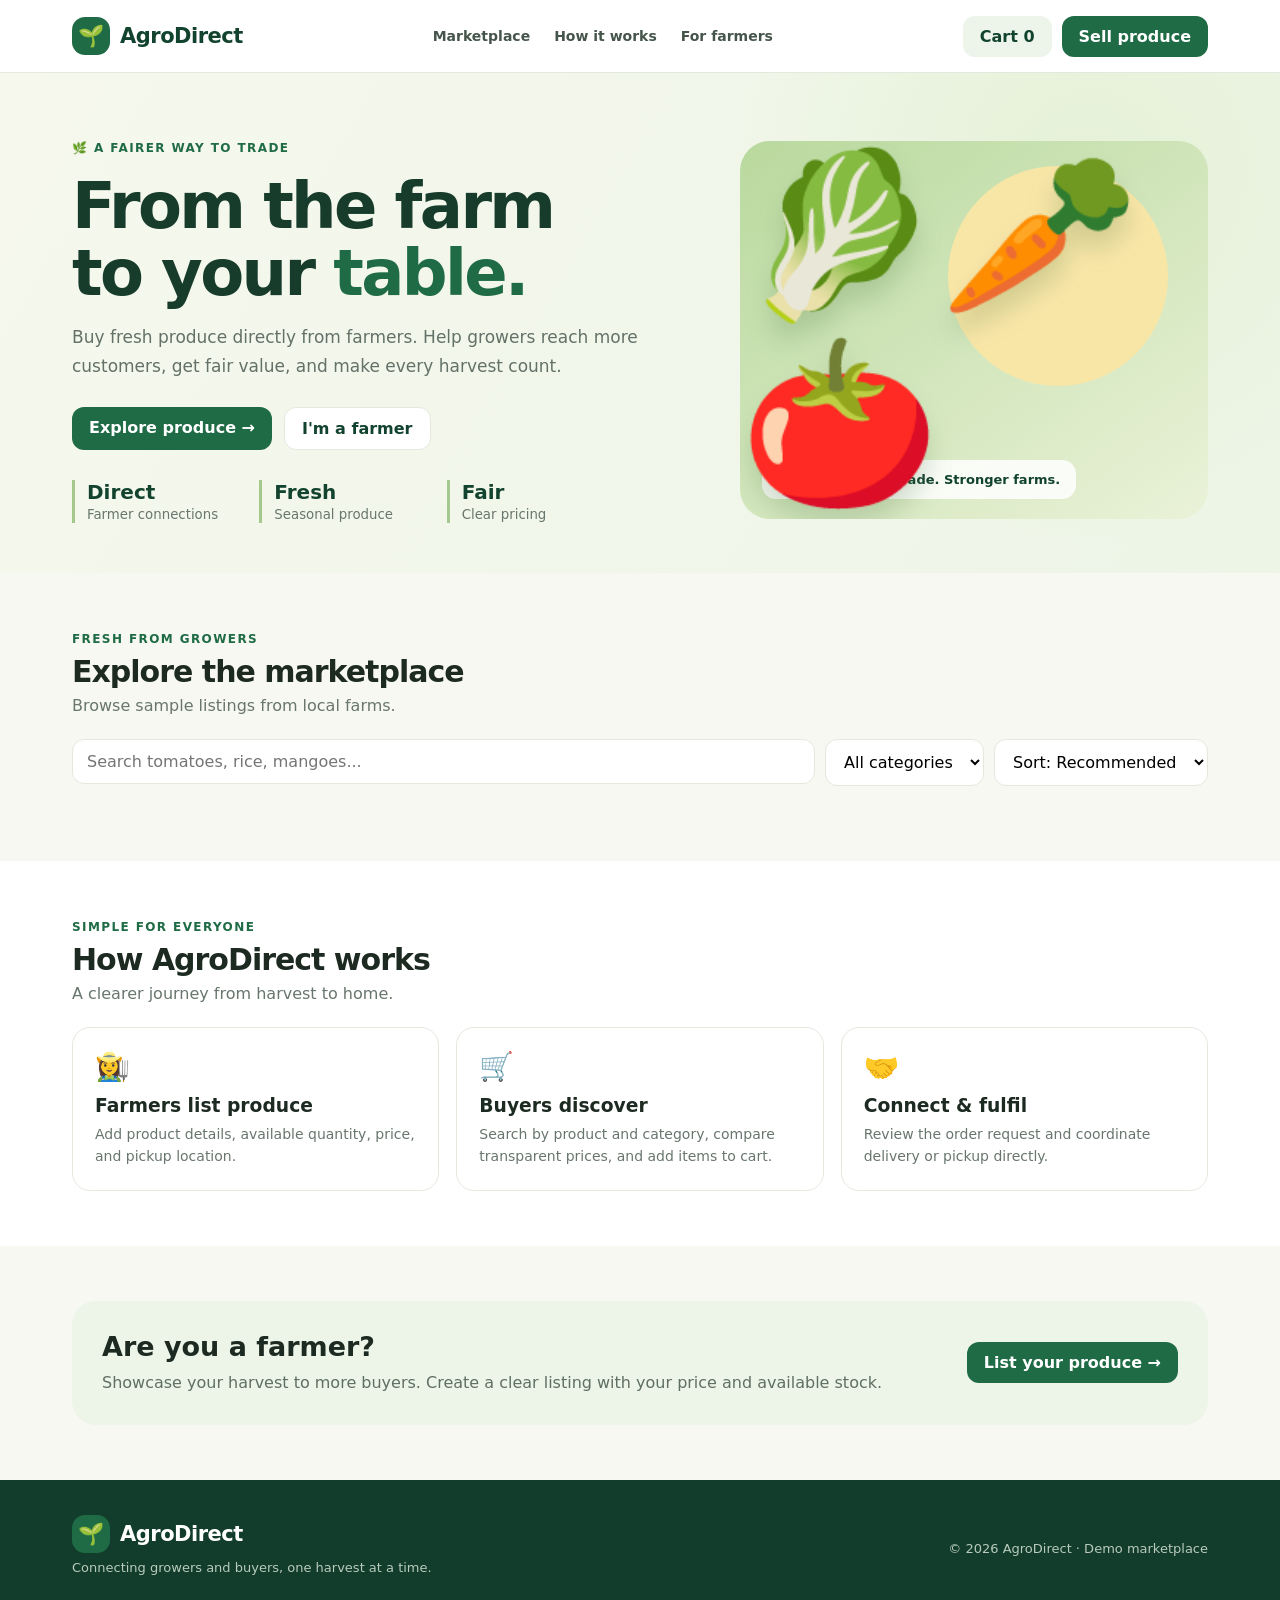
<file: agrodirect_marketplace.html>
<!DOCTYPE html>
<html lang="en">
<head>
<meta charset="UTF-8"><meta name="viewport" content="width=device-width,initial-scale=1">
<title>AgroDirect | Farm Fresh, Fair Prices</title>
<style>
:root{--green:#1f6b45;--deep:#12432e;--lime:#d9edc5;--cream:#f7f8f1;--ink:#1d2a22;--muted:#68766d;--line:#e3e9df;--white:#fff;--orange:#e98b38}
*{box-sizing:border-box}body{margin:0;font-family:Inter,system-ui,-apple-system,Segoe UI,Roboto,Arial,sans-serif;background:var(--cream);color:var(--ink)}button,input,select{font:inherit}button{cursor:pointer;border:0}.wrap{max-width:1180px;margin:auto;padding:0 22px}
header{background:#fff;border-bottom:1px solid var(--line);position:sticky;top:0;z-index:5}.nav{height:72px;display:flex;align-items:center;justify-content:space-between;gap:20px}.brand{display:flex;align-items:center;gap:10px;font-weight:850;font-size:21px;color:var(--deep);letter-spacing:-.5px}.logo{width:38px;height:38px;border-radius:13px;background:var(--green);display:grid;place-items:center;color:white;font-size:21px}.navlinks{display:flex;align-items:center;gap:24px}.navlinks a{color:#46554b;text-decoration:none;font-size:14px;font-weight:650}.navright{display:flex;gap:10px;align-items:center}.btn{padding:11px 17px;border-radius:12px;font-weight:750;transition:.2s}.btn-primary{background:var(--green);color:#fff}.btn-primary:hover{background:var(--deep);transform:translateY(-1px)}.btn-light{background:#edf4e9;color:var(--deep)}.btn-outline{background:#fff;border:1px solid var(--line);color:var(--deep)}
.hero{padding:64px 0 50px;background:radial-gradient(circle at 85% 20%,#e5f1d7 0,transparent 32%),linear-gradient(120deg,#f6f8ed,#edf5e7)}.hero-grid{display:grid;grid-template-columns:1.15fr .85fr;align-items:center;gap:35px}.eyebrow{display:inline-flex;gap:8px;align-items:center;color:var(--green);font-size:12px;font-weight:850;letter-spacing:1.4px;text-transform:uppercase}.hero h1{font-size:clamp(38px,5.4vw,64px);line-height:1.04;letter-spacing:-2.6px;margin:17px 0;color:#173c2b}.hero h1 span{color:var(--green)}.hero p{font-size:17px;line-height:1.7;color:#637168;max-width:570px}.hero-actions{display:flex;gap:12px;flex-wrap:wrap;margin-top:26px}.hero-art{min-height:310px;border-radius:30px;background:linear-gradient(145deg,#b9d99e,#eaf2d8);display:flex;align-items:center;justify-content:center;position:relative;overflow:hidden}.hero-art .sun{position:absolute;width:220px;height:220px;border-radius:50%;background:#f8e6a7;right:40px;top:25px}.produce{position:relative;font-size:clamp(90px,14vw,160px);filter:drop-shadow(0 18px 12px #456d3b35);z-index:1}.art-label{position:absolute;bottom:20px;left:22px;background:#ffffffd9;padding:12px 16px;border-radius:14px;font-weight:750;color:var(--deep);font-size:13px}
.stats{display:grid;grid-template-columns:repeat(3,1fr);gap:12px;margin-top:30px;max-width:550px}.stat{border-left:3px solid #a5c98d;padding-left:12px}.stat strong{display:block;color:var(--deep);font-size:20px}.stat small{color:var(--muted)}
section{padding:55px 0}.section-head{display:flex;justify-content:space-between;align-items:end;gap:20px;margin-bottom:24px}.section-head h2{font-size:30px;letter-spacing:-1px;margin:7px 0}.section-head p{color:var(--muted);margin:0}.toolbar{display:flex;gap:10px;flex-wrap:wrap;margin-bottom:20px}.search{flex:1;min-width:220px;position:relative}.search input,.toolbar select,.field input,.field select{width:100%;padding:12px 14px;border:1px solid var(--line);border-radius:12px;background:#fff;outline:none}.search input:focus,.field input:focus,.field select:focus{border-color:#7eae70;box-shadow:0 0 0 3px #dcebd5}.toolbar select{width:auto;min-width:150px}.products{display:grid;grid-template-columns:repeat(4,1fr);gap:17px}.product{background:#fff;border:1px solid var(--line);border-radius:19px;overflow:hidden;transition:.2s}.product:hover{transform:translateY(-4px);box-shadow:0 12px 28px #173c2b12}.product-img{height:145px;display:grid;place-items:center;font-size:70px;background:linear-gradient(135deg,#f0f5e9,#e7f0dd)}.product-body{padding:15px}.tag{font-size:11px;color:var(--green);font-weight:800;background:#edf5e8;padding:5px 8px;border-radius:20px}.product h3{margin:12px 0 5px;font-size:17px}.product-meta{font-size:12px;color:var(--muted)}.price-row{display:flex;align-items:center;justify-content:space-between;margin-top:14px}.price{font-size:20px;font-weight:850;color:var(--deep)}.price small{font-size:11px;color:var(--muted);font-weight:500}.add{width:34px;height:34px;border-radius:11px;background:var(--green);color:white;font-size:21px}.empty{grid-column:1/-1;text-align:center;padding:45px;background:#fff;border-radius:18px;color:var(--muted)}
.how{background:#fff}.steps{display:grid;grid-template-columns:repeat(3,1fr);gap:17px}.step{border:1px solid var(--line);border-radius:18px;padding:22px}.step-icon{font-size:28px}.step h3{margin:12px 0 7px}.step p{margin:0;color:var(--muted);line-height:1.6;font-size:14px}
.panel{background:#edf4e8;border-radius:24px;padding:30px;display:grid;grid-template-columns:1fr auto;align-items:center;gap:20px}.panel h2{margin:0 0 8px;font-size:27px}.panel p{margin:0;color:#5f6f63;line-height:1.6}
footer{background:#123c2b;color:#e7f0e7;padding:35px 0}.foot{display:flex;justify-content:space-between;gap:20px;align-items:center}.foot p{color:#b8cbbd;font-size:13px;margin:7px 0 0}
.modal-backdrop{position:fixed;inset:0;background:#0d2419a8;z-index:20;display:none;align-items:center;justify-content:center;padding:18px}.modal-backdrop.show{display:flex}.modal{background:#fff;border-radius:22px;padding:25px;width:min(520px,100%);max-height:90vh;overflow:auto;box-shadow:0 24px 80px #0003}.modal-head{display:flex;justify-content:space-between;align-items:center;margin-bottom:16px}.modal-head h2{margin:0}.close{background:#f0f3ee;border-radius:9px;width:34px;height:34px;font-size:20px}.field{margin:13px 0}.field label{display:block;font-size:13px;font-weight:750;margin-bottom:6px}.field-grid{display:grid;grid-template-columns:1fr 1fr;gap:12px}.notice{background:#fff7e8;border:1px solid #f4dfb9;color:#75511e;border-radius:12px;padding:11px 13px;font-size:12px;line-height:1.5;margin:13px 0}.cart-list{display:grid;gap:10px}.cart-item{display:flex;justify-content:space-between;align-items:center;border-bottom:1px solid var(--line);padding:10px 0}.cart-item small{display:block;color:var(--muted)}.qty{display:flex;align-items:center;gap:9px}.qty button{width:26px;height:26px;border-radius:8px;background:#edf4e8;color:var(--deep);font-weight:800}.toast{position:fixed;bottom:20px;left:50%;transform:translateX(-50%);background:#173c2b;color:white;padding:12px 18px;border-radius:12px;z-index:40;display:none;box-shadow:0 8px 25px #0002}.toast.show{display:block}
@media(max-width:850px){.hero-grid{grid-template-columns:1fr}.hero-art{min-height:240px}.products{grid-template-columns:repeat(2,1fr)}.navlinks{display:none}.steps{grid-template-columns:1fr}.panel{grid-template-columns:1fr}.stats{max-width:none}}
@media(max-width:480px){.wrap{padding:0 15px}.nav{height:64px}.brand{font-size:18px}.navright .btn{padding:9px 11px;font-size:12px}.hero{padding:45px 0 35px}.hero h1{letter-spacing:-1.5px}.hero p{font-size:15px}.products{gap:10px}.product-img{height:110px;font-size:55px}.product-body{padding:11px}.product h3{font-size:15px}.price{font-size:17px}.section-head{display:block}.field-grid{grid-template-columns:1fr}.foot{display:block}}
</style>
</head>
<body>
<header><div class="wrap nav">
  <div class="brand"><div class="logo">🌱</div>AgroDirect</div>
  <nav class="navlinks"><a href="#market">Marketplace</a><a href="#how">How it works</a><a href="#farmers">For farmers</a></nav>
  <div class="navright"><button class="btn btn-light" id="cartBtn">Cart <span id="cartCount">0</span></button><button class="btn btn-primary" id="sellBtn">Sell produce</button></div>
</div></header>
<main>
<section class="hero"><div class="wrap hero-grid">
 <div><div class="eyebrow">🌿 A fairer way to trade</div><h1>From the farm<br>to your <span>table.</span></h1>
 <p>Buy fresh produce directly from farmers. Help growers reach more customers, get fair value, and make every harvest count.</p>
 <div class="hero-actions"><a class="btn btn-primary" href="#market" style="text-decoration:none">Explore produce →</a><button class="btn btn-outline" id="heroSell">I'm a farmer</button></div>
 <div class="stats"><div class="stat"><strong>Direct</strong><small>Farmer connections</small></div><div class="stat"><strong>Fresh</strong><small>Seasonal produce</small></div><div class="stat"><strong>Fair</strong><small>Clear pricing</small></div></div>
 </div><div class="hero-art"><div class="sun"></div><div class="produce">🥬🥕🍅</div><div class="art-label">Good food. Fair trade. Stronger farms.</div></div>
</div></section>
<section id="market"><div class="wrap">
 <div class="section-head"><div><div class="eyebrow">Fresh from growers</div><h2>Explore the marketplace</h2><p>Browse sample listings from local farms.</p></div></div>
 <div class="toolbar"><div class="search"><input id="search" placeholder="Search tomatoes, rice, mangoes..."></div><select id="category"><option value="All">All categories</option><option>Vegetables</option><option>Fruits</option><option>Grains</option><option>Dairy</option></select><select id="sort"><option value="default">Sort: Recommended</option><option value="low">Price: Low to high</option><option value="high">Price: High to low</option></select></div>
 <div class="products" id="products"></div>
</div></section>
<section class="how" id="how"><div class="wrap"><div class="section-head"><div><div class="eyebrow">Simple for everyone</div><h2>How AgroDirect works</h2><p>A clearer journey from harvest to home.</p></div></div>
 <div class="steps"><article class="step"><div class="step-icon">👩‍🌾</div><h3>Farmers list produce</h3><p>Add product details, available quantity, price, and pickup location.</p></article><article class="step"><div class="step-icon">🛒</div><h3>Buyers discover</h3><p>Search by product and category, compare transparent prices, and add items to cart.</p></article><article class="step"><div class="step-icon">🤝</div><h3>Connect & fulfil</h3><p>Review the order request and coordinate delivery or pickup directly.</p></article></div>
</div></section>
<section id="farmers"><div class="wrap"><div class="panel"><div><h2>Are you a farmer?</h2><p>Showcase your harvest to more buyers. Create a clear listing with your price and available stock.</p></div><button class="btn btn-primary" id="panelSell">List your produce →</button></div></div></section>
</main>
<footer><div class="wrap foot"><div><div class="brand" style="color:white"><div class="logo">🌱</div>AgroDirect</div><p>Connecting growers and buyers, one harvest at a time.</p></div><p>© 2026 AgroDirect · Demo marketplace</p></div></footer>

<div class="modal-backdrop" id="sellModal"><div class="modal"><div class="modal-head"><h2>List your produce</h2><button class="close" data-close="sellModal">×</button></div>
<form id="sellForm"><div class="field"><label>Product name *</label><input name="name" required maxlength="45" placeholder="e.g. Fresh tomatoes"></div><div class="field-grid"><div class="field"><label>Category *</label><select name="category" required><option value="">Choose</option><option>Vegetables</option><option>Fruits</option><option>Grains</option><option>Dairy</option></select></div><div class="field"><label>Price (₹ per kg/unit) *</label><input name="price" type="number" min="1" max="100000" required placeholder="e.g. 35"></div></div><div class="field-grid"><div class="field"><label>Available quantity *</label><input name="qty" type="number" min="1" max="1000000" required placeholder="e.g. 100"></div><div class="field"><label>Unit *</label><select name="unit"><option>kg</option><option>litre</option><option>piece</option><option>bag</option></select></div></div><div class="field"><label>Farm / village location *</label><input name="location" required maxlength="70" placeholder="Village, district"></div><div class="field"><label>Contact number (optional)</label><input name="contact" inputmode="numeric" pattern="[0-9]{10}" placeholder="10-digit mobile number"></div><button class="btn btn-primary" style="width:100%;margin-top:8px">Publish listing</button><div class="notice">Demo mode: listings are saved only in this browser. Connect a secure backend before collecting real customer details or accepting orders.</div></form>
</div></div>
<div class="modal-backdrop" id="cartModal"><div class="modal"><div class="modal-head"><h2>Your cart</h2><button class="close" data-close="cartModal">×</button></div><div id="cartItems" class="cart-list"></div><div id="cartTotal" style="font-weight:850;text-align:right;margin:18px 0"></div><button class="btn btn-primary" id="checkout" style="width:100%">Continue to order request</button><div class="notice">No payment is collected in this demo. Order requests are stored locally on this device only.</div></div></div>
<div class="modal-backdrop" id="orderModal"><div class="modal"><div class="modal-head"><h2>Order request</h2><button class="close" data-close="orderModal">×</button></div><form id="orderForm"><div class="field"><label>Your name *</label><input name="buyer" required maxlength="60"></div><div class="field"><label>Phone number *</label><input name="phone" required inputmode="numeric" pattern="[0-9]{10}" placeholder="10-digit mobile number"></div><div class="field"><label>Delivery / pickup location *</label><input name="address" required maxlength="120" placeholder="Village, town or pickup point"></div><button class="btn btn-primary" style="width:100%">Submit demo request</button></form></div></div>
<div class="toast" id="toast"></div>
<script>
const seed=[
{id:1,name:"Fresh Tomatoes",category:"Vegetables",price:28,unit:"kg",qty:120,location:"Kadapa",emoji:"🍅",farmer:"Ravi Farm"},
{id:2,name:"Farm Spinach",category:"Vegetables",price:18,unit:"bunch",qty:60,location:"Tirupati",emoji:"🥬",farmer:"Green Leaf Farm"},
{id:3,name:"Sweet Mangoes",category:"Fruits",price:75,unit:"kg",qty:80,location:"Chittoor",emoji:"🥭",farmer:"Lakshmi Orchards"},
{id:4,name:"Bananas",category:"Fruits",price:42,unit:"dozen",qty:100,location:"Anantapur",emoji:"🍌",farmer:"Sri Sai Farm"},
{id:5,name:"Organic Rice",category:"Grains",price:54,unit:"kg",qty:300,location:"Nellore",emoji:"🌾",farmer:"Krishna Fields"},
{id:6,name:"Fresh Carrots",category:"Vegetables",price:36,unit:"kg",qty:90,location:"Madanapalle",emoji:"🥕",farmer:"Hillview Farm"},
{id:7,name:"Coconut",category:"Fruits",price:32,unit:"piece",qty:150,location:"Srikakulam",emoji:"🥥",farmer:"Coastal Growers"},
{id:8,name:"Fresh Milk",category:"Dairy",price:56,unit:"litre",qty:40,location:"Proddatur",emoji:"🥛",farmer:"Village Dairy"}
];
const read=(k,f)=>{try{return JSON.parse(localStorage.getItem(k))??f}catch{return f}};
let listings=read("agro_listings",seed),cart=read("agro_cart",[]);
const $=id=>document.getElementById(id);
function save(){localStorage.setItem("agro_listings",JSON.stringify(listings));localStorage.setItem("agro_cart",JSON.stringify(cart))}
function toast(msg){$("toast").textContent=msg;$("toast").classList.add("show");setTimeout(()=>$("toast").classList.remove("show"),2300)}
function render(){
 let q=$("search").value.trim().toLowerCase(),cat=$("category").value,sort=$("sort").value;
 let items=listings.filter(p=>(p.name+" "+p.location+" "+p.farmer).toLowerCase().includes(q)&&(cat==="All"||p.category===cat));
 if(sort==="low")items.sort((a,b)=>a.price-b.price);if(sort==="high")items.sort((a,b)=>b.price-a.price);
 $("products").innerHTML=items.length?items.map(p=>`<article class="product"><div class="product-img">${p.emoji||"🌱"}</div><div class="product-body"><span class="tag">${p.category}</span><h3>${escapeHtml(p.name)}</h3><div class="product-meta">📍 ${escapeHtml(p.location)} · ${p.qty} ${escapeHtml(p.unit)} available</div><div class="product-meta">By ${escapeHtml(p.farmer||"Local farmer")}</div><div class="price-row"><div class="price">₹${p.price}<small> / ${escapeHtml(p.unit)}</small></div><button class="add" aria-label="Add ${escapeHtml(p.name)} to cart" onclick="addCart(${p.id})">+</button></div></div></article>`).join(""):`<div class="empty">No products found. Try another search or category.</div>`;
 $("cartCount").textContent=cart.reduce((n,x)=>n+x.count,0);
}
function escapeHtml(s){return String(s).replace(/[&<>"']/g,c=>({"&":"&amp;","<":"&lt;",">":"&gt;",'"':"&quot;","'":"&#39;"}[c]))}
function addCart(id){let p=listings.find(x=>x.id===id);if(!p)return;let c=cart.find(x=>x.id===id);if(c){if(c.count>=p.qty)return toast("Maximum available quantity reached.");c.count++}else cart.push({id,count:1});save();render();toast("Added to cart")}
function openModal(id){$(id).classList.add("show")}function closeModal(id){$(id).classList.remove("show")}
["sellBtn","heroSell","panelSell"].forEach(id=>$(id).addEventListener("click",()=>openModal("sellModal")));
document.querySelectorAll("[data-close]").forEach(b=>b.addEventListener("click",()=>closeModal(b.dataset.close)));
document.querySelectorAll(".modal-backdrop").forEach(m=>m.addEventListener("click",e=>{if(e.target===m)closeModal(m.id)}));
["search","category","sort"].forEach(id=>$(id).addEventListener(id==="search"?"input":"change",render));
$("sellForm").addEventListener("submit",e=>{e.preventDefault();let f=new FormData(e.target),name=f.get("name").trim(),contact=f.get("contact").trim();if(contact&&!/^\d{10}$/.test(contact))return toast("Enter a valid 10-digit contact number.");let emojis={Vegetables:"🥬",Fruits:"🍎",Grains:"🌾",Dairy:"🥛"};listings.unshift({id:Date.now(),name,category:f.get("category"),price:Number(f.get("price")),unit:f.get("unit"),qty:Number(f.get("qty")),location:f.get("location").trim(),farmer:"New farmer",emoji:emojis[f.get("category")]});save();e.target.reset();closeModal("sellModal");render();toast("Your demo listing is published")}));
function renderCart(){let total=0;$("cartItems").innerHTML=cart.length?cart.map(c=>{let p=listings.find(x=>x.id===c.id);if(!p)return"";total+=p.price*c.count;return `<div class="cart-item"><div><strong>${escapeHtml(p.name)}</strong><small>₹${p.price} / ${escapeHtml(p.unit)}</small></div><div class="qty"><button onclick="changeQty(${p.id},-1)">−</button>${c.count}<button onclick="changeQty(${p.id},1)">+</button></div></div>`}).join(""):`<div class="empty">Your cart is empty.</div>`;$("cartTotal").textContent=cart.length?`Estimated total: ₹${total}`:""}
function changeQty(id,d){let c=cart.find(x=>x.id===id),p=listings.find(x=>x.id===id);if(!c)return;c.count+=d;if(c.count<=0)cart=cart.filter(x=>x.id!==id);else if(p&&c.count>p.qty)c.count=p.qty;save();render();renderCart()}
$("cartBtn").addEventListener("click",()=>{renderCart();openModal("cartModal")});
$("checkout").addEventListener("click",()=>{if(!cart.length)return toast("Add products to your cart first.");closeModal("cartModal");openModal("orderModal")});
$("orderForm").addEventListener("submit",e=>{e.preventDefault();let f=new FormData(e.target),orders=read("agro_orders",[]);orders.push({buyer:f.get("buyer"),phone:f.get("phone"),address:f.get("address"),items:cart,createdAt:new Date().toISOString()});localStorage.setItem("agro_orders",JSON.stringify(orders));cart=[];save();render();e.target.reset();closeModal("orderModal");toast("Demo order request saved on this device")});
render();
</script>
</body></html>
</file>
